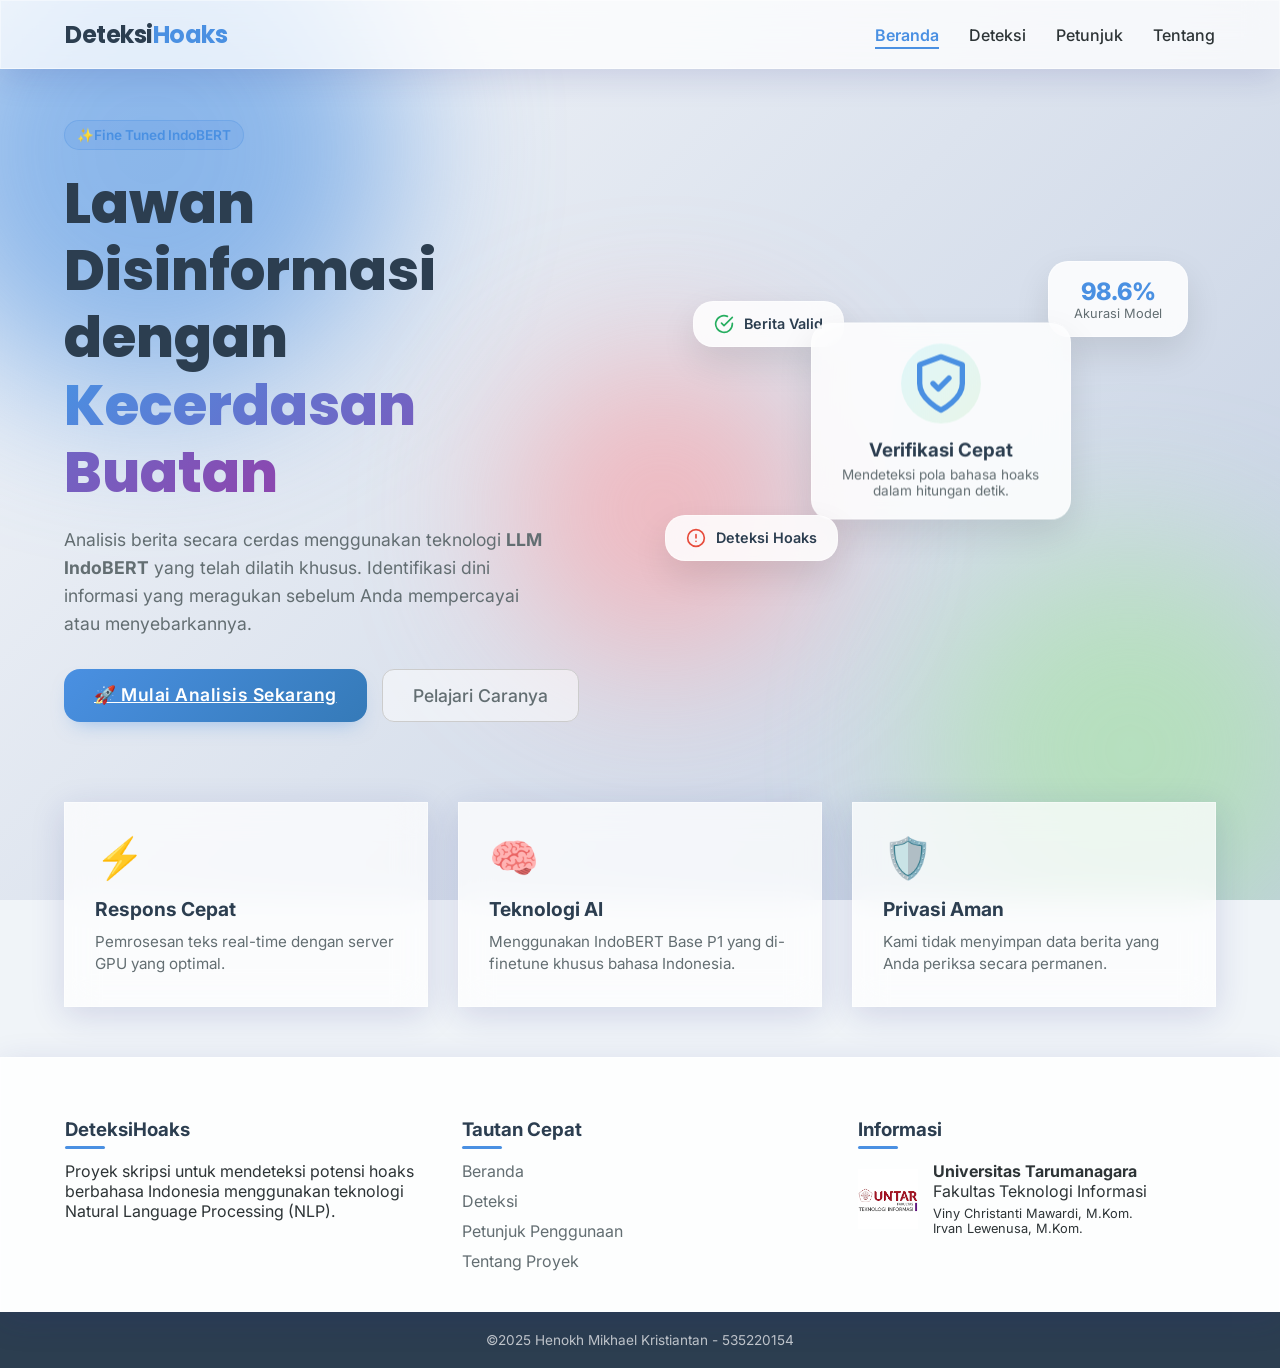
<file: frontend/index.html>
<!DOCTYPE html>
<html lang="id">
<head>
    <meta charset="UTF-8" />
    <meta name="viewport" content="width=device-width, initial-scale=1.0" />
    <title>Beranda - Aplikasi Deteksi Potensi Hoaks</title>
    
    <link rel="preconnect" href="https://fonts.googleapis.com">
    <link rel="preconnect" href="https://fonts.gstatic.com" crossorigin>
    <link href="https://fonts.googleapis.com/css2?family=Inter:wght@300;400;500;600&family=Poppins:wght@500;600;700;800&display=swap" rel="stylesheet">
    
    <link rel="stylesheet" href="assets/css/style.css" />

    <style>
        @media (max-width: 900px) {
            .hero-container {
                flex-direction: column;
                text-align: center;
                gap: 40px;
            }

            .hero-text {
                width: 100%;
                margin-bottom: 20px;
            }

            .hero-text h1 {
                font-size: 2rem;
            }

            .hero-buttons {
                justify-content: center;
                flex-wrap: wrap;
                gap: 10px;
            }

            .hero-visual {
                width: 100%;
                height: auto;
                display: flex;
                flex-direction: column;
                align-items: center;
                gap: 15px;
                margin-top: 10px;
            }

            .visual-card {
                position: relative !important;
                top: auto !important;
                left: auto !important;
                right: auto !important;
                bottom: auto !important;
                transform: none !important;
                width: 100%;
                max-width: 320px;
                margin: 0;
                animation: none !important;
                box-shadow: 0 4px 15px rgba(0,0,0,0.1);
            }

            .main-visual {
                order: 1;
                transform: translate(0, 0) !important;
                margin-bottom: 10px;
            }

            .float-1 { order: 2; }
            .float-2 { order: 3; }
            .float-3 { order: 4; }

            .features-grid {
                grid-template-columns: 1fr;
                gap: 20px;
            }
        }
    </style>
</head>
<body>

    <div class="background-ornaments">
        <div class="blob blob-1"></div>
        <div class="blob blob-2"></div>
        <div class="blob blob-3"></div>
    </div>

    <header>
      <nav class="navbar glass-panel">
        <a href="index.html" class="nav-brand">Deteksi<span class="highlight">Hoaks</span></a>
        <button class="hamburger-menu" id="hamburger-menu">
            <span class="bar"></span><span class="bar"></span><span class="bar"></span>
        </button>
        <div class="nav-links" id="nav-links">
            <a href="index.html" class="active">Beranda</a>
            <a href="deteksi.html">Deteksi</a>
            <a href="petunjuk.html">Petunjuk</a> 
            <a href="tentang.html">Tentang</a>
        </div>
      </nav>
    </header>

    <main class="home-wrapper">
        <section class="hero-container">
            
            <div class="hero-text">
                <div class="badge-new">✨Fine Tuned IndoBERT</div>
                <h1>Lawan Disinformasi dengan <span class="text-gradient">Kecerdasan Buatan</span></h1>
                <p>
                    Analisis berita secara cerdas menggunakan teknologi <strong>LLM IndoBERT</strong> yang telah dilatih khusus. Identifikasi dini informasi yang meragukan sebelum Anda mempercayai atau menyebarkannya.
                </p>
                <div class="hero-buttons">
                    <a href="deteksi.html" class="btn-primary-glass large">🚀 Mulai Analisis Sekarang</a>
                    <a href="petunjuk.html" class="btn-secondary-glass large">Pelajari Caranya</a>
                </div>
            </div>

            <div class="hero-visual">
                <div class="glass-card visual-card main-visual">
                    <div class="icon-wrapper">
                        <svg xmlns="http://www.w3.org/2000/svg" width="64" height="64" viewBox="0 0 24 24" fill="none" stroke="currentColor" stroke-width="2" stroke-linecap="round" stroke-linejoin="round"><path d="M12 22s8-4 8-10V5l-8-3-8 3v7c0 6 8 10 8 10z"></path><path d="m9 12 2 2 4-4"></path></svg>
                    </div>
                    <h3>Verifikasi Cepat</h3>
                    <p>Mendeteksi pola bahasa hoaks dalam hitungan detik.</p>
                </div>

                <div class="glass-card visual-card float-1">
                    <div class="stat-number">98.6%</div>
                    <div class="stat-label">Akurasi Model</div>
                </div>

                <div class="glass-card visual-card float-2">
                    <div class="row-icon">
                        <svg xmlns="http://www.w3.org/2000/svg" width="20" height="20" viewBox="0 0 24 24" fill="none" stroke="#e74c3c" stroke-width="2" stroke-linecap="round" stroke-linejoin="round"><circle cx="12" cy="12" r="10"></circle><line x1="12" y1="8" x2="12" y2="12"></line><line x1="12" y1="16" x2="12.01" y2="16"></line></svg>
                        <span>Deteksi Hoaks</span>
                    </div>
                </div>

                <div class="glass-card visual-card float-3">
                    <div class="row-icon">
                        <svg xmlns="http://www.w3.org/2000/svg" width="20" height="20" viewBox="0 0 24 24" fill="none" stroke="#27ae60" stroke-width="2" stroke-linecap="round" stroke-linejoin="round"><path d="M22 11.08V12a10 10 0 1 1-5.93-9.14"></path><polyline points="22 4 12 14.01 9 11.01"></polyline></svg>
                        <span>Berita Valid</span>
                    </div>
                </div>
            </div>
        </section>

        <section class="features-grid">
            <div class="glass-card feature-item">
                <div class="feature-icon">⚡</div>
                <h3>Respons Cepat</h3>
                <p>Pemrosesan teks real-time dengan server GPU yang optimal.</p>
            </div>
            <div class="glass-card feature-item">
                <div class="feature-icon">🧠</div>
                <h3>Teknologi AI</h3>
                <p>Menggunakan IndoBERT Base P1 yang di-finetune khusus bahasa Indonesia.</p>
            </div>
            <div class="glass-card feature-item">
                <div class="feature-icon">🛡️</div>
                <h3>Privasi Aman</h3>
                <p>Kami tidak menyimpan data berita yang Anda periksa secara permanen.</p>
            </div>
        </section>
    </main>

    <footer>
        <div class="footer-container glass-panel-footer"> 
            <div class="footer-column">
                <h3>Deteksi<span class="highlight">Hoaks</span></h3>
                <p>
                    Proyek skripsi untuk mendeteksi potensi hoaks berbahasa Indonesia
                    menggunakan teknologi Natural Language Processing (NLP).
                </p>
            </div>
            <div class="footer-column">
                <h3>Tautan Cepat</h3>
                <ul>
                    <li><a href="index.html">Beranda</a></li>
                    <li><a href="deteksi.html">Deteksi</a></li>
                    <li><a href="petunjuk.html">Petunjuk Penggunaan</a></li>
                    <li><a href="tentang.html">Tentang Proyek</a></li>
                </ul>
            </div>
            <div class="footer-column">
                <h3>Informasi</h3>
                <div class="uni-info">
                    <img src="assets/images/logo-fti.png" alt="Logo FTI Untar" class="footer-logo">
                    <div>
                        <p><strong>Universitas Tarumanagara</strong><br>Fakultas Teknologi Informasi</p>
                        <p style="font-size: 0.8rem; margin-top: 5px;">Viny Christanti Mawardi, M.Kom.<br>Irvan Lewenusa, M.Kom.</p>
                    </div>
                </div>
            </div>
        </div>
        <div class="footer-bottom">
            <p>©2025 Henokh Mikhael Kristiantan - 535220154</p>
        </div>
    </footer>

    <script src="assets/js/script.js"></script>
</body>
</html>
</file>
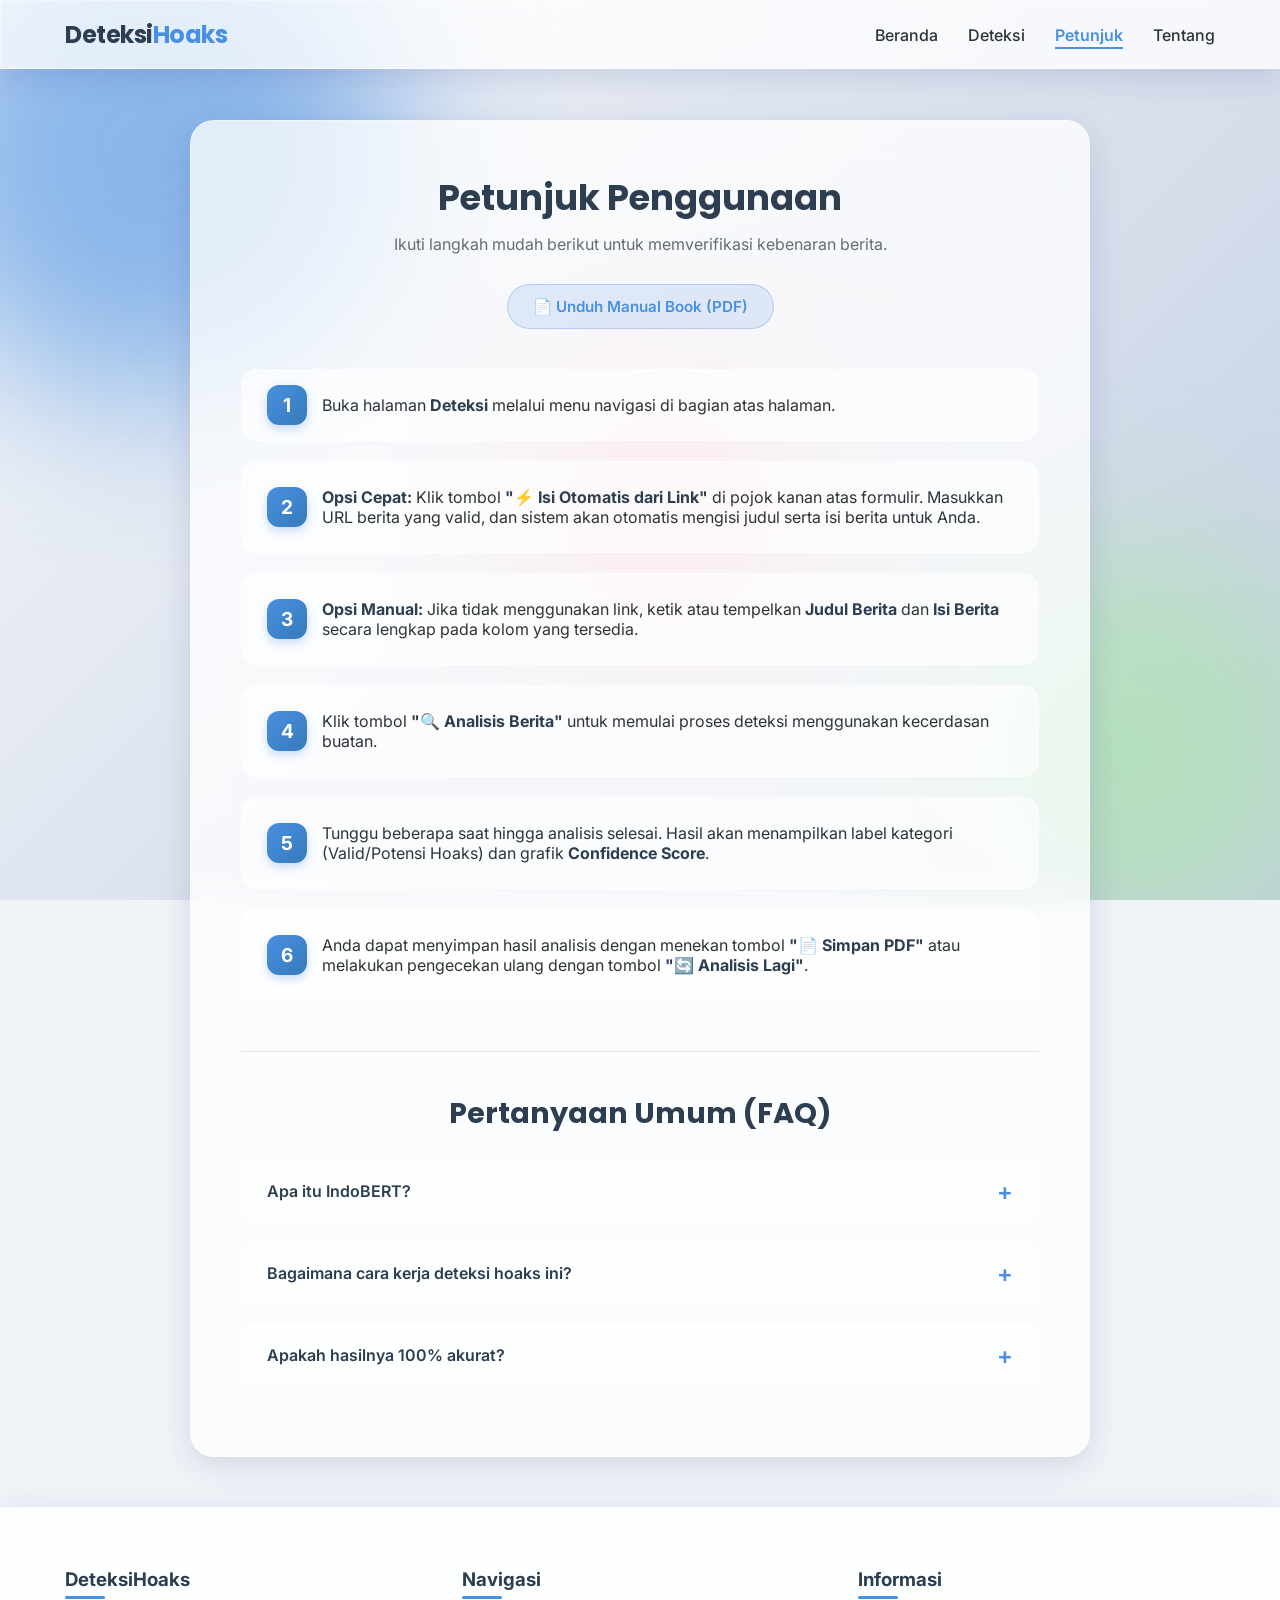
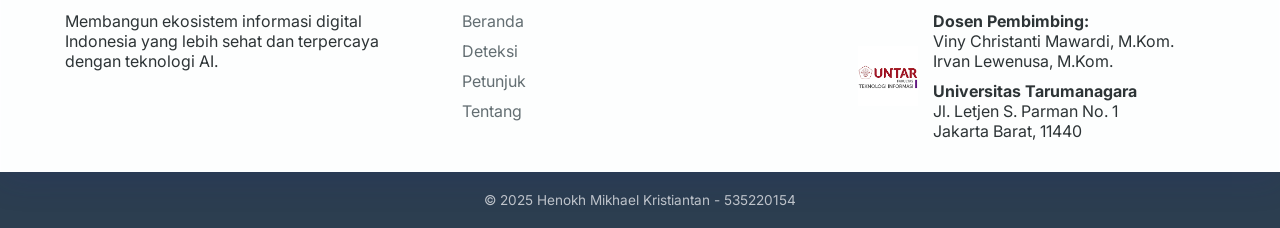
<file: frontend/petunjuk.html>
<!DOCTYPE html>
<html lang="id">
<head>
    <meta charset="UTF-8">
    <meta name="viewport" content="width=device-width, initial-scale=1.0">
    <title>Petunjuk - Aplikasi Deteksi Potensi Hoaks</title>
    <link rel="preconnect" href="https://fonts.googleapis.com">
    <link rel="preconnect" href="https://fonts.gstatic.com" crossorigin>
    <link href="https://fonts.googleapis.com/css2?family=Inter:wght@300;400;500;600&family=Poppins:wght@500;600;700&display=swap" rel="stylesheet">
    <link rel="stylesheet" href="assets/css/style.css">
    <style>
        .petunjuk-wrapper {
            min-height: 100vh;
            padding-top: 120px;
            padding-bottom: 50px;
            display: flex;
            flex-direction: column;
            align-items: center;
        }
        .content-page {
            width: 90%;
            max-width: 900px;
            padding: 50px;
            border-radius: 24px;
            animation: slideUp 0.6s ease-out;
            margin: 0 auto;
        }
        .content-page h1 {
            font-family: 'Poppins', sans-serif;
            color: var(--dark-blue);
            font-size: 2.2rem;
            font-weight: 700;
            margin-bottom: 10px;
            text-align: center;
        }
        .content-page > p {
            text-align: center;
            color: var(--text-muted);
            margin-bottom: 30px;
        }
        .btn-download-wrapper {
            text-align: center;
            margin-bottom: 40px;
        }
        .btn-download-glass {
            display: inline-block;
            background: rgba(74, 144, 226, 0.15);
            color: var(--primary-blue);
            text-decoration: none;
            padding: 12px 25px;
            border-radius: 50px;
            font-size: 0.95rem;
            font-weight: 600;
            border: 1px solid rgba(74, 144, 226, 0.3);
            transition: all 0.3s ease;
        }
        .btn-download-glass:hover {
            background: var(--primary-blue);
            color: white;
            transform: translateY(-2px);
            box-shadow: 0 5px 15px rgba(74, 144, 226, 0.3);
        }
        .petunjuk-list {
            list-style: none;
            padding: 0;
            counter-reset: step-counter;
            display: flex;
            flex-direction: column;
            gap: 20px;
        }
        .petunjuk-list li {
            position: relative;
            padding: 25px 30px 25px 80px;
            background: rgba(255, 255, 255, 0.6);
            border-radius: 16px;
            border: 1px solid rgba(255, 255, 255, 0.5);
            transition: transform 0.3s ease;
        }
        .petunjuk-list li:hover {
            transform: translateX(10px);
            background: rgba(255, 255, 255, 0.9);
        }
        .petunjuk-list li::before {
            counter-increment: step-counter;
            content: counter(step-counter);
            position: absolute;
            left: 25px;
            top: 50%;
            transform: translateY(-50%);
            background: linear-gradient(135deg, #4a90e2 0%, #357ab8 100%);
            color: white;
            font-size: 1.2rem;
            font-weight: bold;
            width: 40px;
            height: 40px;
            border-radius: 12px;
            display: flex;
            justify-content: center;
            align-items: center;
            box-shadow: 0 4px 10px rgba(74, 144, 226, 0.3);
        }
        .petunjuk-list strong {
            color: var(--dark-blue);
        }
        .faq-section {
            margin-top: 50px;
            padding-top: 40px;
            border-top: 1px solid rgba(0,0,0,0.1);
        }
        .faq-section h2 {
            font-family: 'Poppins', sans-serif;
            color: var(--dark-blue);
            font-size: 1.8rem;
            margin-bottom: 25px;
            text-align: center;
        }
        .accordion-button {
            background: rgba(255, 255, 255, 0.5);
            color: var(--dark-blue);
            cursor: pointer;
            padding: 20px 25px;
            width: 100%;
            border: 1px solid rgba(255,255,255,0.6);
            border-radius: 12px;
            text-align: left;
            outline: none;
            font-size: 1rem;
            font-weight: 600;
            transition: all 0.3s ease;
            position: relative;
            margin-bottom: 10px;
            font-family: 'Inter', sans-serif;
        }
        .accordion-button:hover,
        .accordion-button.active {
            background: white;
            box-shadow: 0 4px 15px rgba(0,0,0,0.05);
            color: var(--primary-blue);
        }
        .accordion-button::after {
            content: '+';
            font-size: 1.5rem;
            color: var(--primary-blue);
            position: absolute;
            right: 25px;
            top: 50%;
            transform: translateY(-50%);
            transition: transform 0.3s ease;
        }
        .accordion-button.active::after {
            transform: translateY(-50%) rotate(45deg);
        }
        .accordion-panel {
            padding: 0 25px;
            background: transparent;
            max-height: 0;
            overflow: hidden;
            transition: max-height 0.3s ease-out;
            margin-bottom: 10px;
        }
        .accordion-panel p {
            padding: 15px 0;
            color: var(--text-muted);
            line-height: 1.6;
        }
        @media (max-width: 600px) {
            .content-page {
                padding: 30px 20px;
                width: 95%;
            }
            .petunjuk-list li {
                padding: 20px 20px 20px 70px;
            }
            .petunjuk-list li::before {
                left: 15px;
                width: 35px;
                height: 35px;
                font-size: 1rem;
            }
        }
    </style>
</head>
<body>
    <div class="background-ornaments">
        <div class="blob blob-1"></div>
        <div class="blob blob-2"></div>
        <div class="blob blob-3"></div>
    </div>
    <header>
      <nav class="navbar glass-panel">
        <a href="index.html" class="nav-brand">Deteksi<span class="highlight">Hoaks</span></a>
        <button class="hamburger-menu" id="hamburger-menu">
            <span class="bar"></span><span class="bar"></span><span class="bar"></span>
        </button>
        <div class="nav-links" id="nav-links">
            <a href="index.html">Beranda</a>
            <a href="deteksi.html">Deteksi</a>
            <a href="petunjuk.html" class="active">Petunjuk</a> 
            <a href="tentang.html">Tentang</a>
        </div>
      </nav>
    </header>
    <main class="petunjuk-wrapper">
        <div class="content-page glass-card">
            <h1>Petunjuk Penggunaan</h1>
            <p>Ikuti langkah mudah berikut untuk memverifikasi kebenaran berita.</p>
            <div class="btn-download-wrapper">
                <a href="assets/docs/Manual Book DeteksiHoaks_535220154.pdf" download="Manual Book - Deteksi Hoaks.pdf" class="btn-download-glass">
                    📄 Unduh Manual Book (PDF)
                </a>
            </div>
            <ol class="petunjuk-list">
                <li>
                    Buka halaman <strong>Deteksi</strong> melalui menu navigasi di bagian atas halaman.
                </li>
                <li>
                    <strong>Opsi Cepat:</strong> Klik tombol <strong>"⚡ Isi Otomatis dari Link"</strong> di pojok kanan atas formulir. Masukkan URL berita yang valid, dan sistem akan otomatis mengisi judul serta isi berita untuk Anda.
                </li>
                <li>
                    <strong>Opsi Manual:</strong> Jika tidak menggunakan link, ketik atau tempelkan <strong>Judul Berita</strong> dan <strong>Isi Berita</strong> secara lengkap pada kolom yang tersedia.
                </li>
                <li>
                    Klik tombol <strong>"🔍 Analisis Berita"</strong> untuk memulai proses deteksi menggunakan kecerdasan buatan.
                </li>
                <li>
                    Tunggu beberapa saat hingga analisis selesai. Hasil akan menampilkan label kategori (Valid/Potensi Hoaks) dan grafik <strong>Confidence Score</strong>.
                </li>
                <li>
                    Anda dapat menyimpan hasil analisis dengan menekan tombol <strong>"📄 Simpan PDF"</strong> atau melakukan pengecekan ulang dengan tombol <strong>"🔄 Analisis Lagi"</strong>.
                </li>
            </ol>
            <section class="faq-section">
                <h2>Pertanyaan Umum (FAQ)</h2>
                <div class="faq-container">
                    <button class="accordion-button">Apa itu IndoBERT?</button>
                    <div class="accordion-panel">
                        <p>
                            <strong>IndoBERT</strong> adalah model bahasa besar (LLM) yang dilatih khusus dengan miliaran kata dalam bahasa Indonesia. Model ini mampu memahami konteks, semantik, dan nuansa teks bahasa Indonesia jauh lebih baik dibandingkan metode konvensional.
                        </p>
                    </div>
                    <button class="accordion-button">Bagaimana cara kerja deteksi hoaks ini?</button>
                    <div class="accordion-panel">
                        <p>
                            Sistem ini tidak "mengetahui" fakta secara real-time, melainkan mengenali <strong>pola linguistik</strong>. Model telah dilatih (fine-tuned) dengan ribuan artikel valid dan hoaks. Ia belajar mendeteksi gaya bahasa yang umum pada hoaks, seperti penggunaan kata provokatif, struktur kalimat yang tidak baku, atau klaim yang berlebihan.
                        </p>
                    </div>
                    <button class="accordion-button">Apakah hasilnya 100% akurat?</button>
                    <div class="accordion-panel">
                        <p>
                            <strong>Tidak ada sistem AI yang 100% sempurna.</strong> Hasil yang ditampilkan adalah prediksi berbasis probabilitas statistik. Status "Potensi Hoaks Tinggi" berarti teks tersebut memiliki karakteristik yang sangat mirip dengan data hoaks yang dipelajari model. Selalu lakukan verifikasi silang (cross-check) dengan sumber berita terpercaya lainnya.
                        </p>
                    </div>
                </div>
            </section>
        </div>
    </main>
    <footer>
        <div class="footer-container glass-panel-footer"> 
            <div class="footer-column">
                <h3>Deteksi<span class="highlight">Hoaks</span></h3>
                <p>Membangun ekosistem informasi digital Indonesia yang lebih sehat dan terpercaya dengan teknologi AI.</p>
            </div>
            <div class="footer-column">
                <h3>Navigasi</h3>
                <ul>
                    <li><a href="index.html">Beranda</a></li>
                    <li><a href="deteksi.html">Deteksi</a></li>
                    <li><a href="petunjuk.html">Petunjuk</a></li>
                    <li><a href="tentang.html">Tentang</a></li>
                </ul>
            </div>
            <div class="footer-column">
                <h3>Informasi</h3>
                <div class="uni-info">
                    <img src="assets/images/logo-fti.png" alt="Logo FTI Untar" class="footer-logo">
                    <div>
                        <p><strong>Dosen Pembimbing:</strong><br>Viny Christanti Mawardi, M.Kom.<br>Irvan Lewenusa, M.Kom.</p>
                        <p style="margin-top: 10px;"><strong>Universitas Tarumanagara</strong><br>Jl. Letjen S. Parman No. 1<br>Jakarta Barat, 11440</p>
                    </div>
                </div>
            </div>
        </div>
        <div class="footer-bottom">
            <p>© 2025 Henokh Mikhael Kristiantan - 535220154</p>
        </div>
    </footer>
    <script src="assets/js/script.js"></script>
    <script>
        const accordions = document.querySelectorAll('.accordion-button');
        accordions.forEach(button => {
            button.addEventListener('click', () => {
                button.classList.toggle('active');
                const panel = button.nextElementSibling;
                if (panel.style.maxHeight) {
                    panel.style.maxHeight = null;
                } else {
                    panel.style.maxHeight = panel.scrollHeight + "px";
                } 
            });
        });
    </script>
</body>
</html>
</file>
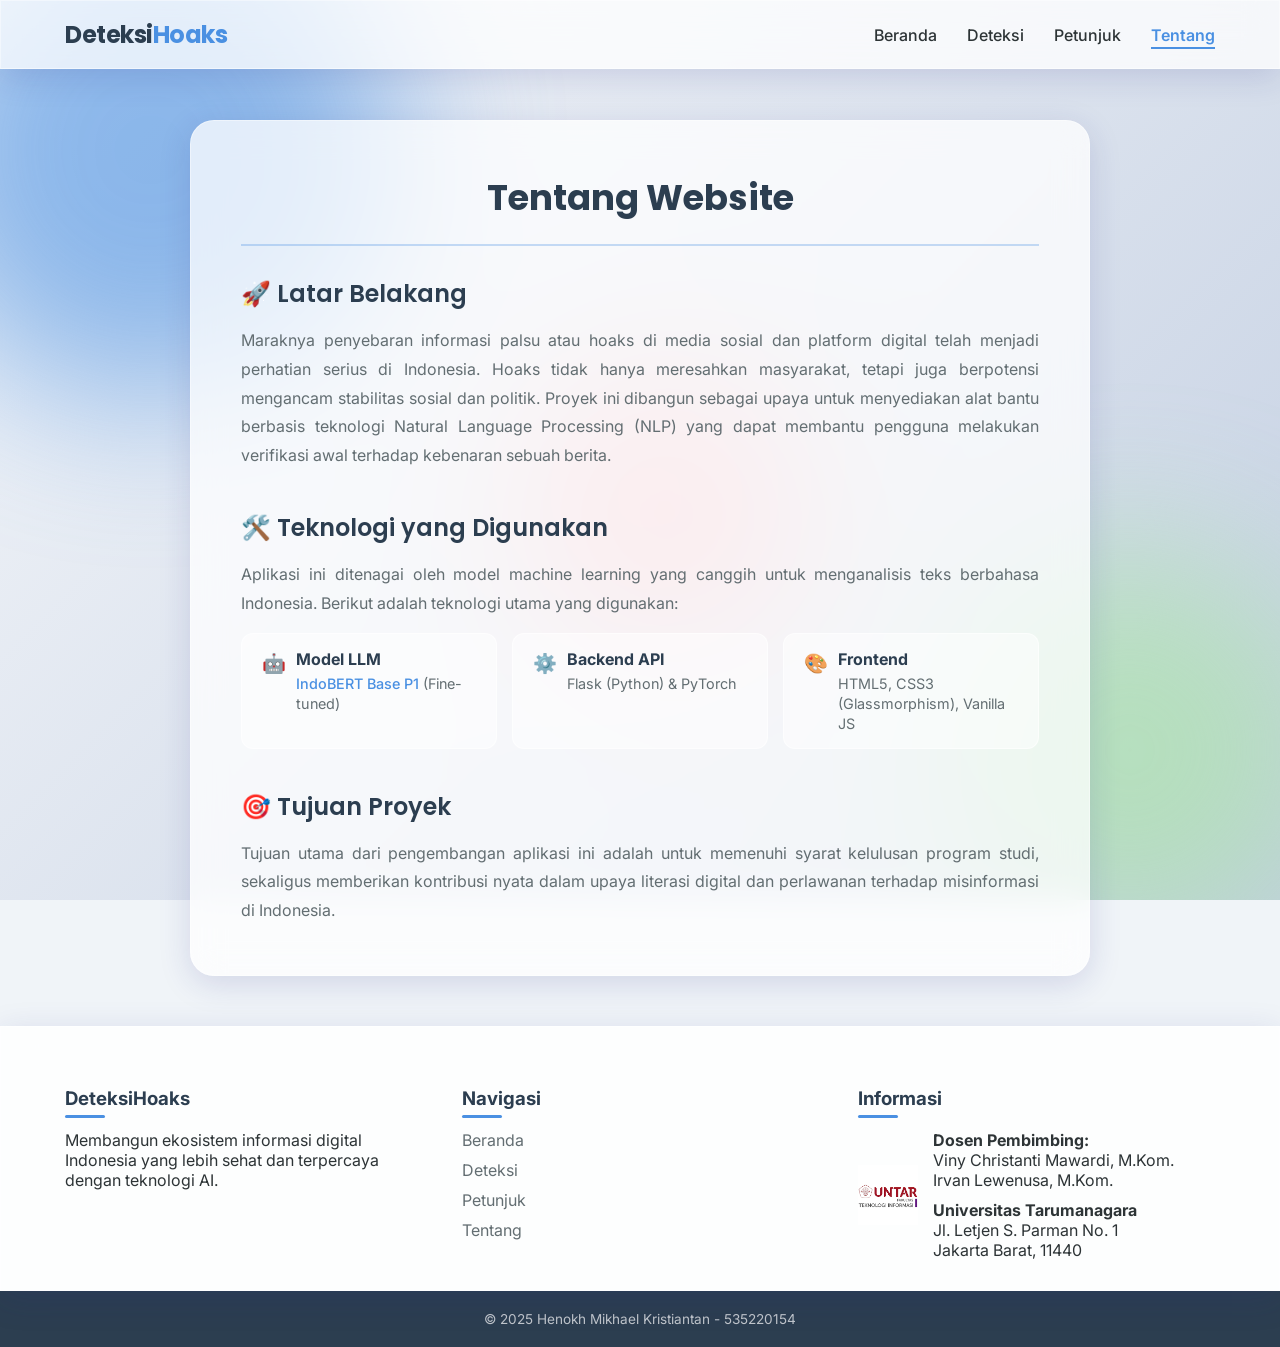
<file: frontend/tentang.html>
<!DOCTYPE html>
<html lang="id">
<head>
    <meta charset="UTF-8">
    <meta name="viewport" content="width=device-width, initial-scale=1.0">
    <title>Tentang - Aplikasi Deteksi Potensi Hoaks</title>
    <link rel="preconnect" href="https://fonts.googleapis.com">
    <link rel="preconnect" href="https://fonts.gstatic.com" crossorigin>
    <link href="https://fonts.googleapis.com/css2?family=Inter:wght@300;400;500;600&family=Poppins:wght@500;600;700&display=swap" rel="stylesheet">
    <link rel="stylesheet" href="assets/css/style.css">
    <style>
        .about-wrapper {
            min-height: 100vh;
            padding-top: 120px;
            padding-bottom: 50px;
            display: flex;
            flex-direction: column;
            align-items: center;
        }
        .content-page {
            width: 90%;
            max-width: 900px;
            padding: 50px;
            border-radius: 24px;
            animation: slideUp 0.6s ease-out;
            margin: 0 auto;
        }
        .content-page h1 {
            font-family: 'Poppins', sans-serif;
            color: var(--dark-blue);
            font-size: 2.2rem;
            font-weight: 700;
            margin-bottom: 30px;
            text-align: center;
            border-bottom: 2px solid rgba(74, 144, 226, 0.3);
            padding-bottom: 20px;
        }
        .about-section {
            margin-bottom: 40px;
        }
        .about-section:last-child {
            margin-bottom: 0;
        }
        .about-section h2 {
            font-family: 'Poppins', sans-serif;
            color: var(--dark-blue);
            font-size: 1.5rem;
            font-weight: 600;
            margin-bottom: 15px;
            display: flex;
            align-items: center;
            gap: 10px;
        }
        .about-section p {
            color: var(--text-muted);
            line-height: 1.8;
            font-size: 1rem;
            text-align: justify;
        }
        .tech-list {
            list-style: none;
            padding: 0;
            margin-top: 15px;
            display: grid;
            grid-template-columns: repeat(auto-fit, minmax(250px, 1fr));
            gap: 15px;
        }
        .tech-list li {
            background: rgba(255, 255, 255, 0.5);
            padding: 15px 20px;
            border-radius: 12px;
            border: 1px solid rgba(255, 255, 255, 0.6);
            display: flex;
            align-items: flex-start;
            gap: 10px;
            transition: transform 0.3s ease;
        }
        .tech-list li:hover {
            transform: translateY(-3px);
            background: rgba(255, 255, 255, 0.8);
            border-color: var(--primary-blue);
        }
        .tech-icon {
            color: var(--primary-blue);
            font-size: 1.2rem;
            margin-top: 2px;
        }
        .tech-content strong {
            display: block;
            color: var(--dark-blue);
            margin-bottom: 4px;
        }
        .tech-content span, .tech-content a {
            font-size: 0.9rem;
            color: var(--text-muted);
        }
        .tech-content a {
            color: var(--primary-blue);
            text-decoration: none;
            font-weight: 500;
        }
        .tech-content a:hover {
            text-decoration: underline;
        }
        @media (max-width: 600px) {
            .content-page {
                padding: 30px 20px;
                width: 95%;
            }
            .content-page h1 {
                font-size: 1.8rem;
            }
            .tech-list {
                grid-template-columns: 1fr;
            }
        }
    </style>
</head>
<body>
    <div class="background-ornaments">
        <div class="blob blob-1"></div>
        <div class="blob blob-2"></div>
        <div class="blob blob-3"></div>
    </div>
    <header>
      <nav class="navbar glass-panel">
        <a href="index.html" class="nav-brand">Deteksi<span class="highlight">Hoaks</span></a>
        <button class="hamburger-menu" id="hamburger-menu">
            <span class="bar"></span><span class="bar"></span><span class="bar"></span>
        </button>
        <div class="nav-links" id="nav-links">
            <a href="index.html">Beranda</a>
            <a href="deteksi.html">Deteksi</a>
            <a href="petunjuk.html">Petunjuk</a> 
            <a href="tentang.html" class="active">Tentang</a>
        </div>
      </nav>
    </header>
    <main class="about-wrapper">
        <div class="content-page glass-card">
            <h1>Tentang Website</h1>
            
            <section class="about-section">
                <h2>🚀 Latar Belakang</h2>
                <p>
                    Maraknya penyebaran informasi palsu atau hoaks di media sosial dan platform digital telah menjadi perhatian serius di Indonesia. Hoaks tidak hanya meresahkan masyarakat, tetapi juga berpotensi mengancam stabilitas sosial dan politik. Proyek ini dibangun sebagai upaya untuk menyediakan alat bantu berbasis teknologi Natural Language Processing (NLP) yang dapat membantu pengguna melakukan verifikasi awal terhadap kebenaran sebuah berita.
                </p>
            </section>
            
            <section class="about-section">
                <h2>🛠️ Teknologi yang Digunakan</h2>
                <p>
                    Aplikasi ini ditenagai oleh model machine learning yang canggih untuk menganalisis teks berbahasa Indonesia. Berikut adalah teknologi utama yang digunakan:
                </p>
                <ul class="tech-list">
                    <li>
                        <div class="tech-icon">🤖</div>
                        <div class="tech-content">
                            <strong>Model LLM</strong>
                            <span><a href="https://huggingface.co/indobenchmark/indobert-base-p1" target="_blank">IndoBERT Base P1</a> (Fine-tuned)</span>
                        </div>
                    </li>
                    <li>
                        <div class="tech-icon">⚙️</div>
                        <div class="tech-content">
                            <strong>Backend API</strong>
                            <span>Flask (Python) & PyTorch</span>
                        </div>
                    </li>
                    <li>
                        <div class="tech-icon">🎨</div>
                        <div class="tech-content">
                            <strong>Frontend</strong>
                            <span>HTML5, CSS3 (Glassmorphism), Vanilla JS</span>
                        </div>
                    </li>
                </ul>
            </section>
            
            <section class="about-section">
                <h2>🎯 Tujuan Proyek</h2>
                <p>
                    Tujuan utama dari pengembangan aplikasi ini adalah untuk memenuhi syarat kelulusan program studi, sekaligus memberikan kontribusi nyata dalam upaya literasi digital dan perlawanan terhadap misinformasi di Indonesia.
                </p>
            </section>
        </div>
    </main>
    <footer>
        <div class="footer-container glass-panel-footer"> 
            <div class="footer-column">
                <h3>Deteksi<span class="highlight">Hoaks</span></h3>
                <p>Membangun ekosistem informasi digital Indonesia yang lebih sehat dan terpercaya dengan teknologi AI.</p>
            </div>
            <div class="footer-column">
                <h3>Navigasi</h3>
                <ul>
                    <li><a href="index.html">Beranda</a></li>
                    <li><a href="deteksi.html">Deteksi</a></li>
                    <li><a href="petunjuk.html">Petunjuk</a></li>
                    <li><a href="tentang.html">Tentang</a></li>
                </ul>
            </div>
            <div class="footer-column">
                <h3>Informasi</h3>
                <div class="uni-info">
                    <img src="assets/images/logo-fti.png" alt="Logo FTI Untar" class="footer-logo">
                    <div>
                        <p><strong>Dosen Pembimbing:</strong><br>Viny Christanti Mawardi, M.Kom.<br>Irvan Lewenusa, M.Kom.</p>
                        <p style="margin-top: 10px;"><strong>Universitas Tarumanagara</strong><br>Jl. Letjen S. Parman No. 1<br>Jakarta Barat, 11440</p>
                    </div>
                </div>
            </div>
        </div>
        <div class="footer-bottom">
            <p>© 2025 Henokh Mikhael Kristiantan - 535220154</p>
        </div>
    </footer>
    <script src="assets/js/script.js"></script>
</body>
</html>
</file>
<file: frontend/assets/css/style.css>
:root {
    --primary-blue: #4a90e2;
    --dark-blue: #2c3e50;
    --glass-bg: rgba(255, 255, 255, 0.65);
    --glass-border: rgba(255, 255, 255, 0.4);
    --glass-shadow: 0 8px 32px 0 rgba(31, 38, 135, 0.15);
    --text-main: #2d3436;
    --text-muted: #636e72;
}

* {
    margin: 0;
    padding: 0;
    box-sizing: border-box;
}

body {
    font-family: 'Inter', sans-serif;
    background: #f0f4f8;
    color: var(--text-main);
    min-height: 100vh;
    overflow-x: hidden;
    position: relative;
}

.background-ornaments {
    position: fixed;
    top: 0;
    left: 0;
    width: 100vw;
    height: 100vh;
    z-index: -1;
    overflow: hidden;
    background: linear-gradient(135deg, #f5f7fa 0%, #c3cfe2 100%);
}

.blob {
    position: absolute;
    border-radius: 50%;
    filter: blur(80px);
    opacity: 0.6;
    animation: floatBlob 10s infinite alternate;
}

.blob-1 {
    width: 500px;
    height: 500px;
    background: #4a90e2;
    top: -100px;
    left: -100px;
}

.blob-2 {
    width: 400px;
    height: 400px;
    background: #a8e6a3; 
    bottom: -50px;
    right: -50px;
    animation-delay: -5s;
}

.blob-3 {
    width: 300px;
    height: 300px;
    background: #ff9a9e;
    top: 40%;
    left: 40%;
    animation-duration: 15s;
}

@keyframes floatBlob {
    0% { transform: translate(0, 0) scale(1); }
    100% { transform: translate(30px, 50px) scale(1.1); }
}

.glass-panel, .glass-card, .glass-card-modal, .glass-panel-footer {
    background: rgba(255, 255, 255, 0.75);
    backdrop-filter: blur(16px);
    -webkit-backdrop-filter: blur(16px);
    border: 1px solid var(--glass-border);
    box-shadow: var(--glass-shadow);
}

.navbar {
    width: 100%;
    padding: 1rem 5%;
    display: flex;
    justify-content: space-between;
    align-items: center;
    position: fixed;
    top: 0;
    z-index: 1000;
    border-bottom: 1px solid rgba(255,255,255,0.5);
}

.nav-brand {
    font-family: 'Poppins', sans-serif;
    font-size: 1.5rem;
    font-weight: 700;
    color: var(--dark-blue);
    text-decoration: none;
    letter-spacing: -0.5px;
}

.nav-brand .highlight {
    color: var(--primary-blue);
}

.nav-links {
    display: flex;
    gap: 30px;
}

.nav-links a {
    text-decoration: none;
    color: var(--text-main);
    font-weight: 500;
    position: relative;
    transition: color 0.3s;
}

.nav-links a::after {
    content: '';
    position: absolute;
    width: 0;
    height: 2px;
    bottom: -4px;
    left: 0;
    background-color: var(--primary-blue);
    transition: width 0.3s;
}

.nav-links a:hover::after, .nav-links a.active::after {
    width: 100%;
}

.nav-links a.active {
    color: var(--primary-blue);
    font-weight: 600;
}

.hamburger-menu {
    display: none;
    background: none;
    border: none;
    cursor: pointer;
}

.hamburger-menu .bar {
    display: block;
    width: 25px;
    height: 3px;
    background-color: var(--dark-blue);
    margin: 5px 0;
    border-radius: 3px;
    transition: 0.3s;
}

.home-wrapper {
    min-height: 100vh;
    padding-top: 120px;
    padding-bottom: 50px;
    width: 90%;
    max-width: 1200px;
    margin: 0 auto;
    display: flex;
    flex-direction: column;
    gap: 60px;
}

.hero-container {
    display: flex;
    align-items: center;
    justify-content: space-between;
    gap: 50px;
}

.hero-text {
    flex: 1;
    animation: slideUp 0.8s ease-out;
}

.hero-visual {
    flex: 1;
    position: relative;
    height: 400px;
    display: flex;
    justify-content: center;
    align-items: center;
    animation: fadeIn 1.2s ease-out;
}

.badge-new {
    display: inline-block;
    background: rgba(74, 144, 226, 0.15);
    color: var(--primary-blue);
    padding: 6px 12px;
    border-radius: 20px;
    font-size: 0.85rem;
    font-weight: 600;
    margin-bottom: 20px;
    border: 1px solid rgba(74, 144, 226, 0.3);
}

.hero-text h1 {
    font-family: 'Poppins', sans-serif;
    font-size: 3.5rem;
    line-height: 1.2;
    color: var(--dark-blue);
    margin-bottom: 20px;
    font-weight: 800;
}

.text-gradient {
    background: linear-gradient(135deg, #4a90e2 0%, #8e44ad 100%);
    -webkit-background-clip: text;
    -webkit-text-fill-color: transparent;
}

.hero-text p {
    font-size: 1.1rem;
    color: var(--text-muted);
    line-height: 1.6;
    margin-bottom: 30px;
    max-width: 90%;
}

.hero-buttons {
    display: flex;
    gap: 15px;
}

.visual-card {
    position: absolute;
    background: rgba(255, 255, 255, 0.85);
    padding: 20px;
    border-radius: 20px;
    box-shadow: 0 15px 35px rgba(0,0,0,0.1);
}

.main-visual {
    z-index: 2;
    width: 260px;
    text-align: center;
    top: 50%;
    left: 50%;
    transform: translate(-50%, -50%);
}

.main-visual .icon-wrapper {
    width: 80px;
    height: 80px;
    background: linear-gradient(135deg, #e0f7fa 0%, #e8f5e9 100%);
    border-radius: 50%;
    display: flex;
    justify-content: center;
    align-items: center;
    margin: 0 auto 15px auto;
    color: var(--primary-blue);
}

.main-visual h3 {
    margin-bottom: 5px;
    color: var(--dark-blue);
}

.main-visual p {
    font-size: 0.85rem;
    color: var(--text-muted);
}

.float-1 {
    top: 10%;
    right: 5%;
    z-index: 1;
    animation: float 6s ease-in-out infinite;
    text-align: center;
    padding: 15px 25px;
}

.float-1 .stat-number {
    font-size: 1.5rem;
    font-weight: 800;
    color: var(--primary-blue);
}

.float-1 .stat-label {
    font-size: 0.8rem;
    color: var(--text-muted);
}

.float-2 {
    bottom: 15%;
    left: 0%;
    z-index: 3;
    animation: float 5s ease-in-out infinite reverse;
    padding: 12px 20px;
}

.float-3 {
    top: 20%;
    left: 5%;
    z-index: 1;
    animation: float 7s ease-in-out infinite 1s;
    padding: 12px 20px;
}

.row-icon {
    display: flex;
    align-items: center;
    gap: 10px;
    font-weight: 600;
    font-size: 0.9rem;
    color: var(--dark-blue);
}

@keyframes float {
    0% { transform: translateY(0px); }
    50% { transform: translateY(-20px); }
    100% { transform: translateY(0px); }
}

@keyframes fadeIn {
    from { opacity: 0; }
    to { opacity: 1; }
}

.features-grid {
    display: grid;
    grid-template-columns: repeat(auto-fit, minmax(250px, 1fr));
    gap: 30px;
    margin-top: 20px;
}

.feature-item {
    padding: 30px;
    text-align: left;
    transition: transform 0.3s ease;
}

.feature-item:hover {
    transform: translateY(-10px);
}

.feature-icon {
    font-size: 2.5rem;
    margin-bottom: 15px;
}

.feature-item h3 {
    font-size: 1.2rem;
    color: var(--dark-blue);
    margin-bottom: 10px;
}

.feature-item p {
    font-size: 0.95rem;
    color: var(--text-muted);
    line-height: 1.5;
}

.detection-wrapper {
    min-height: 100vh;
    padding-top: 100px; 
    padding-bottom: 50px;
    display: flex;
    flex-direction: column;
    align-items: center;
    justify-content: center;
}

.container {
    width: 90%;
    max-width: 800px;
    padding: 40px;
    border-radius: 24px;
    animation: slideUp 0.6s ease-out;
    margin: 0 auto;
}

@keyframes slideUp {
    from { transform: translateY(30px); opacity: 0; }
    to { transform: translateY(0); opacity: 1; }
}

.card-header {
    text-align: center;
    margin-bottom: 30px;
}

.card-header h1 {
    font-family: 'Poppins', sans-serif;
    font-weight: 700;
    font-size: 2rem;
    color: var(--dark-blue);
    margin-bottom: 10px;
}

.subtitle {
    color: var(--text-muted);
    font-size: 0.95rem;
}

.action-bar-right {
    text-align: right;
    margin-bottom: 15px;
}

.btn-link-trigger {
    background: rgba(74, 144, 226, 0.1);
    color: var(--primary-blue);
    border: none;
    padding: 8px 16px;
    border-radius: 50px;
    font-size: 0.85rem;
    font-weight: 600;
    cursor: pointer;
    transition: all 0.3s ease;
}

.btn-link-trigger:hover {
    background: var(--primary-blue);
    color: white;
    transform: translateY(-2px);
    box-shadow: 0 4px 10px rgba(74, 144, 226, 0.3);
}

.form-group {
    margin-bottom: 20px;
}

.form-group label {
    display: block;
    margin-bottom: 8px;
    font-weight: 600;
    font-size: 0.9rem;
    color: var(--dark-blue);
    margin-left: 5px;
}

input[type="text"], textarea {
    width: 100%;
    padding: 15px 20px;
    border: 1px solid rgba(255,255,255,0.6);
    background: rgba(255, 255, 255, 0.5); 
    border-radius: 16px;
    font-family: 'Inter', sans-serif;
    font-size: 1rem;
    color: var(--dark-blue);
    transition: all 0.3s ease;
    outline: none;
    box-shadow: inset 0 2px 4px rgba(0,0,0,0.02);
}

input[type="text"]:focus, textarea:focus {
    background: rgba(255, 255, 255, 0.9);
    border-color: var(--primary-blue);
    box-shadow: 0 0 0 4px rgba(74, 144, 226, 0.1);
}

textarea {
    min-height: 200px;
    resize: vertical;
}

.btn-primary-glass {
    width: 100%;
    padding: 16px;
    border-radius: 16px;
    border: none;
    background: linear-gradient(135deg, #4a90e2 0%, #357ab8 100%);
    color: white;
    font-size: 1rem;
    font-weight: 600;
    cursor: pointer;
    box-shadow: 0 10px 20px -10px rgba(74, 144, 226, 0.5);
    transition: all 0.3s ease;
    letter-spacing: 0.5px;
}

.btn-primary-glass.large {
    width: auto;
    padding: 15px 30px;
    font-size: 1.1rem;
}

.btn-primary-glass:hover {
    transform: translateY(-3px);
    box-shadow: 0 15px 25px -10px rgba(74, 144, 226, 0.7);
    filter: brightness(1.1);
}

.btn-secondary-glass {
    padding: 12px 24px;
    border-radius: 12px;
    border: 1px solid #ccc;
    background: rgba(255,255,255,0.5);
    color: var(--text-muted);
    font-weight: 500;
    cursor: pointer;
    transition: all 0.3s;
}

.btn-secondary-glass.large {
    text-decoration: none;
    padding: 15px 30px;
    font-size: 1.1rem;
    display: inline-block;
}

.btn-secondary-glass:hover {
    background: #fff;
    color: var(--dark-blue);
}

#hasil-section {
    width: 100%;
    display: flex;
    justify-content: center;
}

.hasil-card {
    display: flex;
    flex-direction: row;
    gap: 40px;
    width: 95%;
    max-width: 1200px; 
    align-items: flex-start;
    padding: 40px;
    border-radius: 24px;
    animation: slideUp 0.6s ease-out;
    margin: 0 auto;
    background: rgba(255, 255, 255, 0.85); 
    border: 1px solid rgba(255, 255, 255, 0.6);
}

.hasil-kiri {
    flex: 3; 
    min-width: 0; 
}

.hasil-kiri h4 {
    font-size: 1.8rem; 
    color: var(--dark-blue);
    margin-bottom: 20px;
    font-weight: 700;
    line-height: 1.3;
    font-family: 'Poppins', sans-serif;
}

.isi-berita-desktop {
    background: rgba(255,255,255,0.6);
    padding: 30px;
    border-radius: 16px;
    min-height: 400px; 
    max-height: 600px; 
    overflow-y: auto;
    font-size: 1.05rem; 
    color: #2d3436;
    line-height: 1.8; 
    border: 1px solid rgba(255,255,255,0.5);
    text-align: justify;
    box-shadow: inset 0 2px 6px rgba(0,0,0,0.03);
}

.saran {
    margin-top: 25px;
    padding: 20px;
    border-radius: 12px;
    font-size: 1rem;
    display: flex;
    align-items: flex-start;
    gap: 15px;
    line-height: 1.6;
}

.saran::before {
    content: '💡';
    font-size: 1.4rem;
}

.hasil-kanan {
    flex: 1; 
    display: flex;
    flex-direction: column;
    align-items: center;
    background: rgba(255,255,255,0.5);
    padding: 30px;
    border-radius: 20px;
    border: 1px solid rgba(255,255,255,0.4);
    position: sticky;
    top: 100px; 
    min-width: 280px;
}

.kategori {
    font-size: 1.4rem;
    font-weight: 800;
    margin: 10px 0 25px 0;
    text-align: center;
}

.button-sekunder-hasil {
    background: rgba(255,255,255,0.4);
    border: 1px solid var(--primary-blue);
    color: var(--primary-blue);
    margin-top: 20px;
    width: 100%;
    padding: 12px;
    border-radius: 12px;
    font-weight: 600;
    cursor: pointer;
    transition: all 0.3s;
}

.button-sekunder-hasil:hover {
    background: var(--primary-blue);
    color: white;
}

#loading {
    display: none;
    position: fixed;
    top: 0; left: 0;
    width: 100%; height: 100%;
    background: rgba(255, 255, 255, 0.4);
    backdrop-filter: blur(8px);
    z-index: 2000;
    justify-content: center;
    align-items: center;
}

.glass-loader {
    background: rgba(255,255,255,0.9);
    padding: 30px;
    border-radius: 20px;
    box-shadow: 0 10px 30px rgba(0,0,0,0.1);
    text-align: center;
}

.spinner {
    width: 50px;
    height: 50px;
    border: 4px solid rgba(74, 144, 226, 0.1);
    border-left-color: var(--primary-blue);
    border-radius: 50%;
    animation: spin 1s linear infinite;
    margin: 0 auto 15px auto;
}

@keyframes spin {
    0% { transform: rotate(0deg); }
    100% { transform: rotate(360deg); }
}

.modal-overlay {
    opacity: 0;
    visibility: hidden;
    position: fixed;
    top: 0; left: 0;
    width: 100%; height: 100%;
    background: rgba(0,0,0,0.4);
    backdrop-filter: blur(4px);
    display: flex;
    justify-content: center;
    align-items: center;
    z-index: 2000;
    transition: all 0.3s;
}

.modal-overlay.visible {
    opacity: 1;
    visibility: visible;
}

.glass-card-modal {
    width: 90%;
    max-width: 450px;
    padding: 30px;
    border-radius: 24px;
    text-align: center;
    transform: scale(0.9);
    transition: transform 0.3s cubic-bezier(0.34, 1.56, 0.64, 1);
    background: #fff; 
}

.modal-overlay.visible .glass-card-modal {
    transform: scale(1);
}

.modal-icon svg {
    color: #e74c3c;
    width: 60px;
    height: 60px;
    margin-bottom: 10px;
}

.modal-actions {
    display: flex;
    justify-content: flex-end;
    gap: 10px;
    margin-top: 20px;
}

footer {
    margin-top: auto;
    width: 100%;
}

.glass-panel-footer {
    border-top: 1px solid rgba(255,255,255,0.5);
    background: rgba(255, 255, 255, 0.85); 
    padding: 60px 5% 30px 5%;
    display: flex;
    flex-wrap: wrap;
    justify-content: space-between;
    gap: 40px;
}

.footer-column {
    flex: 1;
    min-width: 250px;
}

.footer-column h3 {
    color: var(--dark-blue);
    margin-bottom: 20px;
    position: relative;
    display: inline-block;
}

.footer-column h3::after {
    content: '';
    position: absolute;
    left: 0;
    bottom: -8px;
    width: 40px;
    height: 3px;
    background: var(--primary-blue);
    border-radius: 2px;
}

.footer-column ul {
    list-style: none;
}

.footer-column ul li {
    margin-bottom: 10px;
}

.footer-column a {
    text-decoration: none;
    color: var(--text-muted);
    transition: 0.3s;
}

.footer-column a:hover {
    color: var(--primary-blue);
    padding-left: 5px;
}

.uni-info {
    display: flex;
    align-items: center;
    gap: 15px;
}

.footer-logo {
    width: 60px;
}

.footer-bottom {
    background: #2c3e50;
    color: rgba(255,255,255,0.7);
    text-align: center;
    padding: 20px;
    font-size: 0.85rem;
}

body.pdf-export-active .glass-card.export-mode {
    background: #ffffff !important;
    box-shadow: none !important;
    border: 1px solid #ddd !important;
    border-radius: 0 !important;
    backdrop-filter: none !important;
    max-width: 100% !important;
}

body.pdf-export-active .isi-berita-desktop {
    max-height: none !important; 
    overflow: visible !important;
}

body.pdf-export-active .background-ornaments {
    display: none !important;
}

@media (max-width: 900px) {
    .hero-container {
        flex-direction: column-reverse;
        text-align: center;
        gap: 30px;
    }

    .hero-text h1 {
        font-size: 2.5rem;
    }

    .hero-text p {
        margin: 0 auto 30px auto;
    }

    .hero-buttons {
        justify-content: center;
    }

    .hero-visual {
        width: 100%;
        height: 350px;
    }
    
    .main-visual {
        width: 220px;
    }

    .float-1, .float-2, .float-3 {
        transform: scale(0.8);
    }

    .hasil-card {
        flex-direction: column;
        padding: 25px;
    }
    
    .hasil-kiri, .hasil-kanan {
        width: 100%;
        flex: none;
    }

    .hasil-kanan {
        border: none;
        border-top: 1px solid rgba(255,255,255,0.5);
        padding-top: 30px;
        position: static;
    }
}

@media (max-width: 768px) {
    .hamburger-menu {
        display: block;
        z-index: 1001;
    }

    .nav-links {
        position: fixed;
        top: 0; right: 0;
        height: 100vh;
        width: 280px;
        background: rgba(255, 255, 255, 0.95);
        backdrop-filter: blur(20px);
        flex-direction: column;
        align-items: center;
        justify-content: center;
        transform: translateX(100%);
        transition: 0.4s ease-in-out;
        box-shadow: -10px 0 30px rgba(0,0,0,0.1);
    }

    .nav-links.active {
        transform: translateX(0);
    }
    
    .container {
        padding: 25px;
    }
}

@media (max-width: 600px) {
    .home-wrapper {
        padding-top: 100px;
    }

    .hero-text h1 {
        font-size: 2rem;
    }

    .hero-buttons {
        flex-direction: column;
    }

    .btn-primary-glass.large, .btn-secondary-glass.large {
        width: 100%;
        text-align: center;
    }
}
</file>
